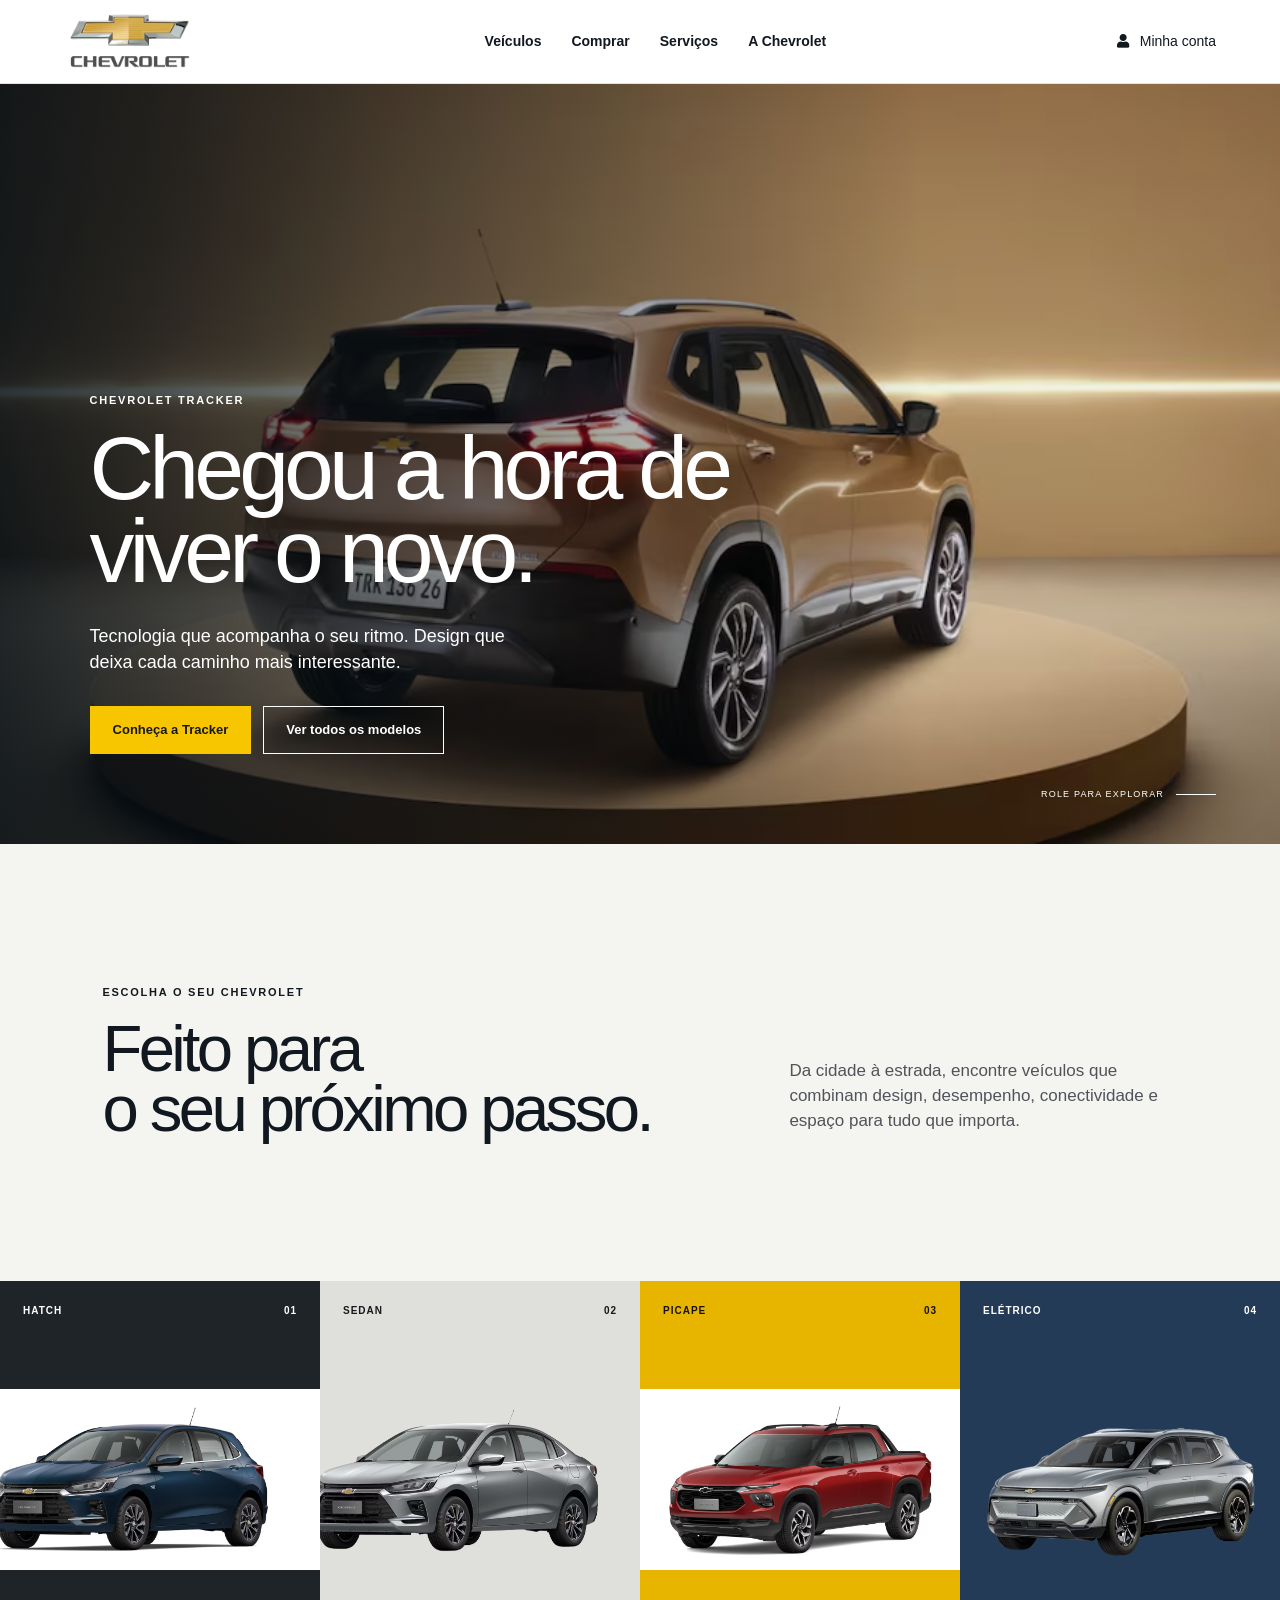
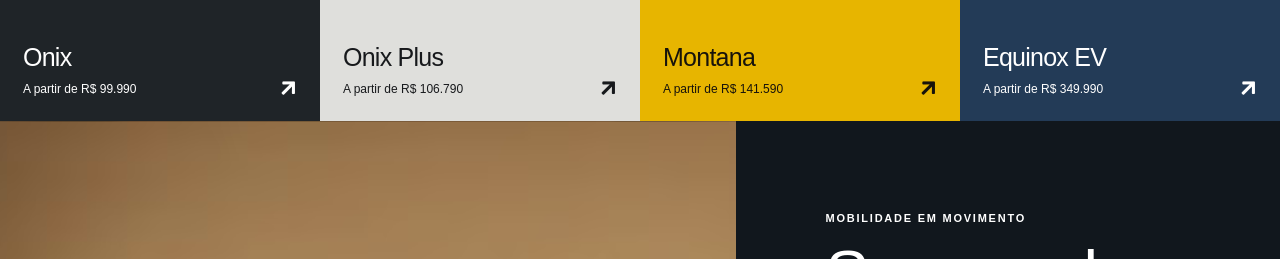
<file: index.html>
<!doctype html>
<html lang="pt-BR">
  <head>
    <meta charset="utf-8">
    <meta name="viewport" content="width=device-width, initial-scale=1">
    <meta http-equiv="refresh" content="0; url=HTML/index.html">
    <title>Chevrolet</title>
  </head>
  <body>
    <p><a href="HTML/index.html">Abrir site</a></p>
  </body>
</html>
</file>
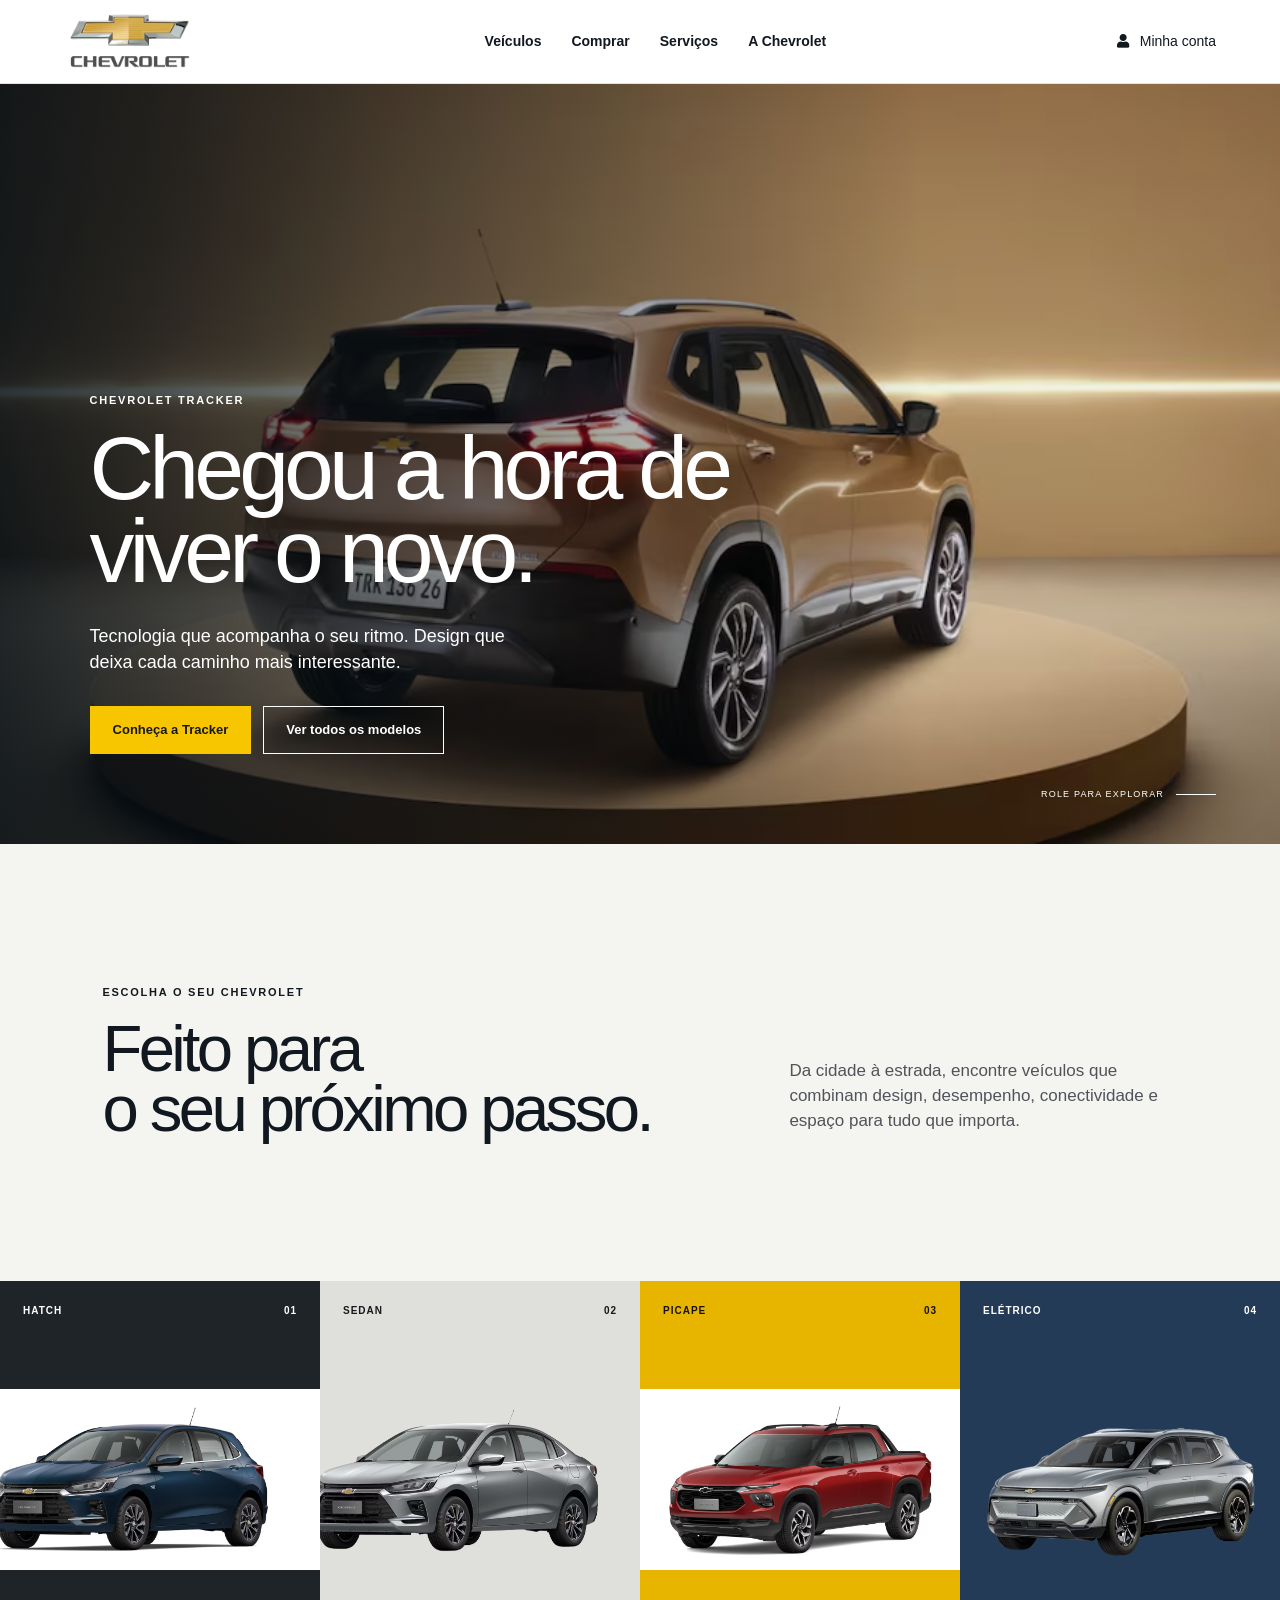
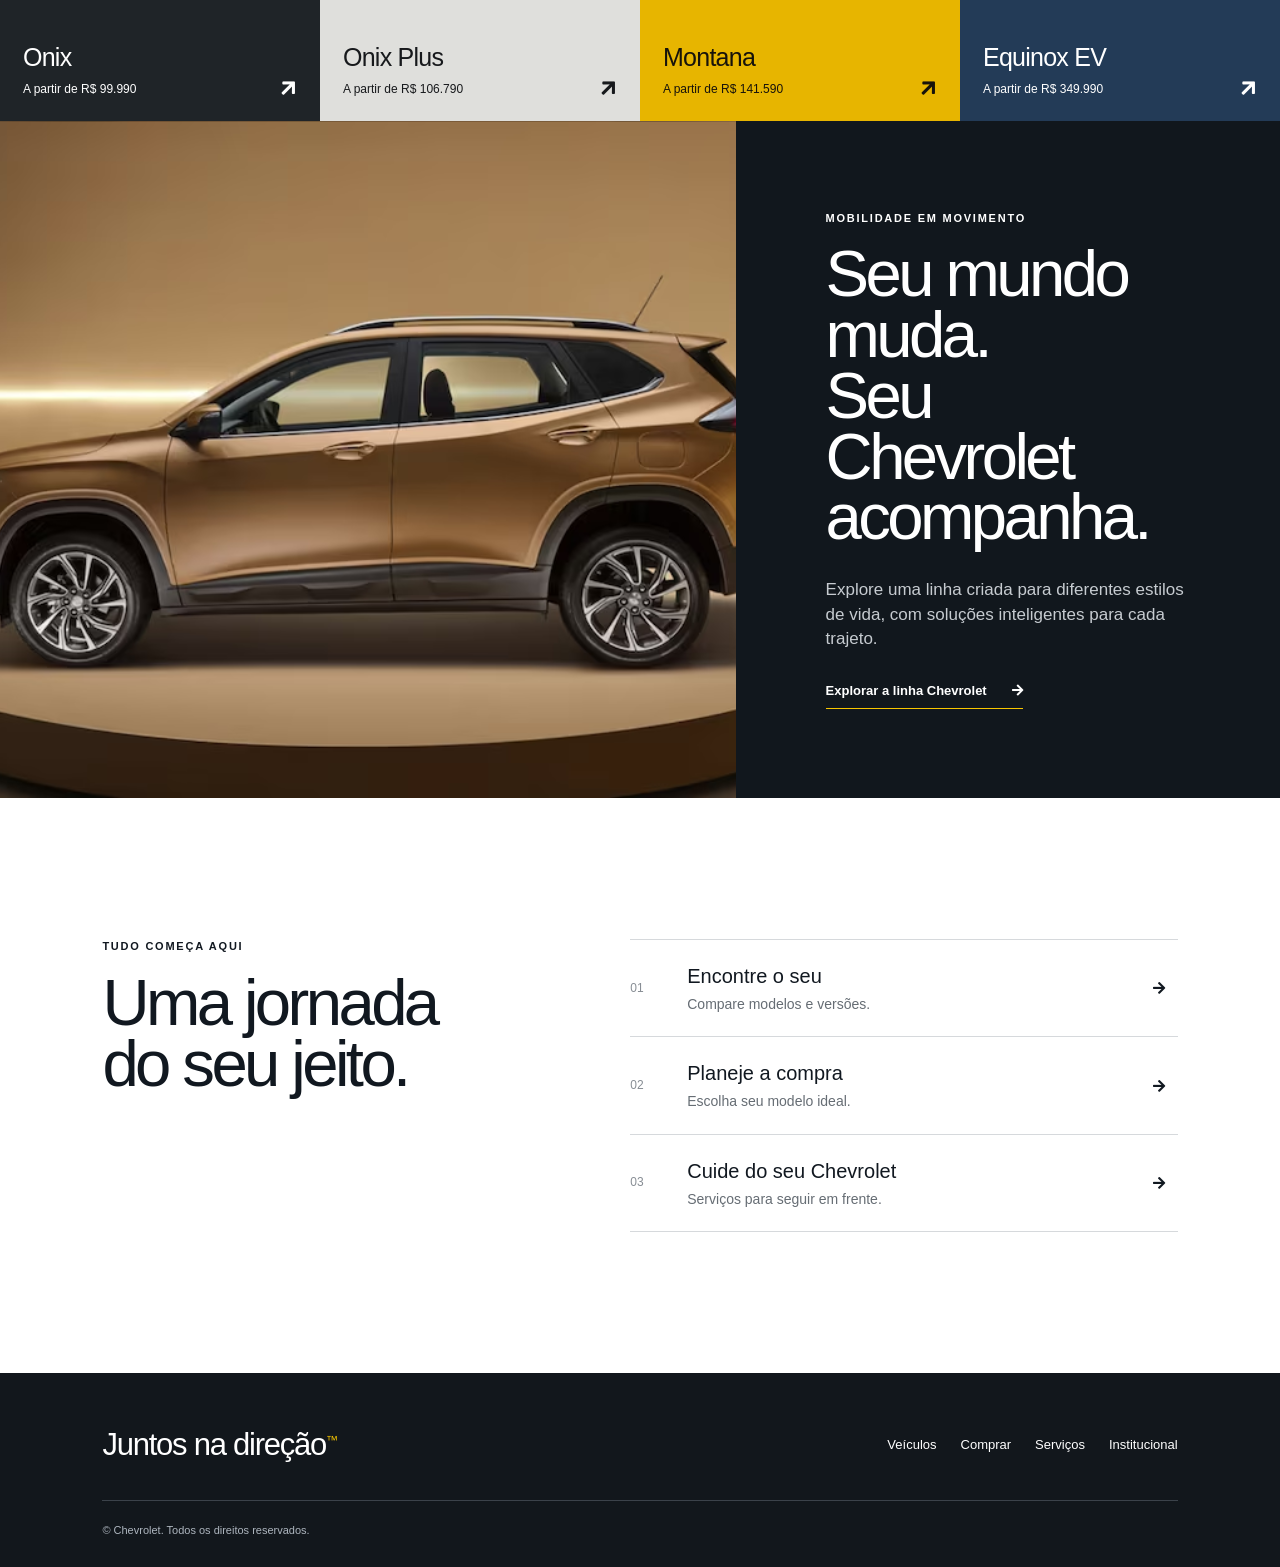
<file: HTML/index.html>
<!doctype html>
<html lang="pt-BR">
  <head>
    <meta charset="utf-8">
    <meta name="viewport" content="width=device-width, initial-scale=1">
    <title>Chevrolet | Juntos na direção</title>
    <script>
      if (!window.location.pathname.includes('/HTML/')) {
        document.write('<base href="HTML/">');
      }
    </script>
    <link rel="icon" href="../img/Logos/Favicon/chevrolet-favicon.png">
    <link rel="stylesheet" href="../CSS/style.css">
    <link rel="stylesheet" href="https://cdnjs.cloudflare.com/ajax/libs/font-awesome/5.15.4/css/all.min.css">
  </head>
  <body class="home-page">
    <nav class="navbar navbar--home">
      <a class="logo-chevrolet" href="index.html">
        <img src="../img/Logos/NavBar/logo-removebg-preview.png" alt="Chevrolet">
      </a>
      <button class="mobile-menu" aria-label="Abrir menu">☰</button>
      <ul class="nav-links">
        <li><a href="catalago_veiculos.html">Veículos</a></li>
        <li><a href="comprar.html">Comprar</a></li>
        <li><a href="servicos.html">Serviços</a></li>
        <li><a href="sobre.html">A Chevrolet</a></li>
      </ul>
      <div class="nav-acoes"><i class="fas fa-user"></i> Minha conta</div>
    </nav>

    <main>
      <section class="home-hero">
        <div class="home-hero__content">
          <p class="home-kicker">CHEVROLET TRACKER</p>
          <h1>Chegou a hora de<br>viver o novo.</h1>
          <p class="home-hero__text">Tecnologia que acompanha o seu ritmo. Design que deixa cada caminho mais interessante.</p>
          <div class="home-actions">
            <a class="home-button home-button--primary" href="detalhes_veiculo.html?carro=tracker">Conheça a Tracker</a>
            <a class="home-button home-button--ghost" href="catalago_veiculos.html">Ver todos os modelos</a>
          </div>
        </div>
        <div class="home-hero__scroll">ROLE PARA EXPLORAR <span></span></div>
      </section>

      <section class="home-intro">
        <p class="home-kicker">ESCOLHA O SEU CHEVROLET</p>
        <div class="home-intro__row">
          <h2>Feito para<br>o seu próximo passo.</h2>
          <p>Da cidade à estrada, encontre veículos que combinam design, desempenho, conectividade e espaço para tudo que importa.</p>
        </div>
      </section>

      <section class="home-showcase" aria-label="Modelos em destaque">
        <a class="home-model home-model--dark" href="detalhes_veiculo.html?carro=onix">
          <div class="home-model__meta"><span>HATCH</span><span>01</span></div>
          <img src="../img/Gridcard/Onix Hatch/onix-premiere-azul-hatch.png" alt="Chevrolet Onix">
          <div class="home-model__footer"><div><h3>Onix</h3><p>A partir de R$ 99.990</p></div><i class="fas fa-arrow-up"></i></div>
        </a>
        <a class="home-model home-model--light" href="detalhes_veiculo.html?carro=onixplus">
          <div class="home-model__meta"><span>SEDAN</span><span>02</span></div>
          <img src="../img/Gridcard/Onix Plus/onix-plus-premiere-sedan.png" alt="Chevrolet Onix Plus">
          <div class="home-model__footer"><div><h3>Onix Plus</h3><p>A partir de R$ 106.790</p></div><i class="fas fa-arrow-up"></i></div>
        </a>
        <a class="home-model home-model--yellow" href="detalhes_veiculo.html?carro=montana">
          <div class="home-model__meta"><span>PICAPE</span><span>03</span></div>
          <img src="../img/Gridcard/Montana/flyout-montana.png" alt="Chevrolet Montana">
          <div class="home-model__footer"><div><h3>Montana</h3><p>A partir de R$ 141.590</p></div><i class="fas fa-arrow-up"></i></div>
        </a>
        <a class="home-model home-model--blue" href="detalhes_veiculo.html?carro=equinoxev">
          <div class="home-model__meta"><span>ELÉTRICO</span><span>04</span></div>
          <img src="../img/Gridcard/Equinox EV/equinoxev.png" alt="Chevrolet Equinox EV">
          <div class="home-model__footer"><div><h3>Equinox EV</h3><p>A partir de R$ 349.990</p></div><i class="fas fa-arrow-up"></i></div>
        </a>
      </section>

      <section class="home-feature">
        <div class="home-feature__visual"></div>
        <div class="home-feature__copy">
          <p class="home-kicker">MOBILIDADE EM MOVIMENTO</p>
          <h2>Seu mundo muda.<br>Seu Chevrolet acompanha.</h2>
          <p>Explore uma linha criada para diferentes estilos de vida, com soluções inteligentes para cada trajeto.</p>
          <a class="home-text-link" href="catalago_veiculos.html">Explorar a linha Chevrolet <i class="fas fa-arrow-right"></i></a>
        </div>
      </section>

      <section class="home-journey">
        <div class="home-journey__title"><p class="home-kicker">TUDO COMEÇA AQUI</p><h2>Uma jornada<br>do seu jeito.</h2></div>
        <div class="home-journey__links">
          <a href="comprar.html"><span>01</span><div><h3>Encontre o seu</h3><p>Compare modelos e versões.</p></div><i class="fas fa-arrow-right"></i></a>
          <a href="comprar.html"><span>02</span><div><h3>Planeje a compra</h3><p>Escolha seu modelo ideal.</p></div><i class="fas fa-arrow-right"></i></a>
          <a href="servicos.html"><span>03</span><div><h3>Cuide do seu Chevrolet</h3><p>Serviços para seguir em frente.</p></div><i class="fas fa-arrow-right"></i></a>
        </div>
      </section>
    </main>

    <footer class="home-footer">
      <p>Juntos na direção<sup>™</sup></p>
      <div><a href="catalago_veiculos.html">Veículos</a><a href="comprar.html">Comprar</a><a href="servicos.html">Serviços</a><a href="sobre.html">Institucional</a></div>
      <small>© Chevrolet. Todos os direitos reservados.</small>
    </footer>
    <script src="../JavaScript/script.js"></script>
  </body>
</html>
</file>
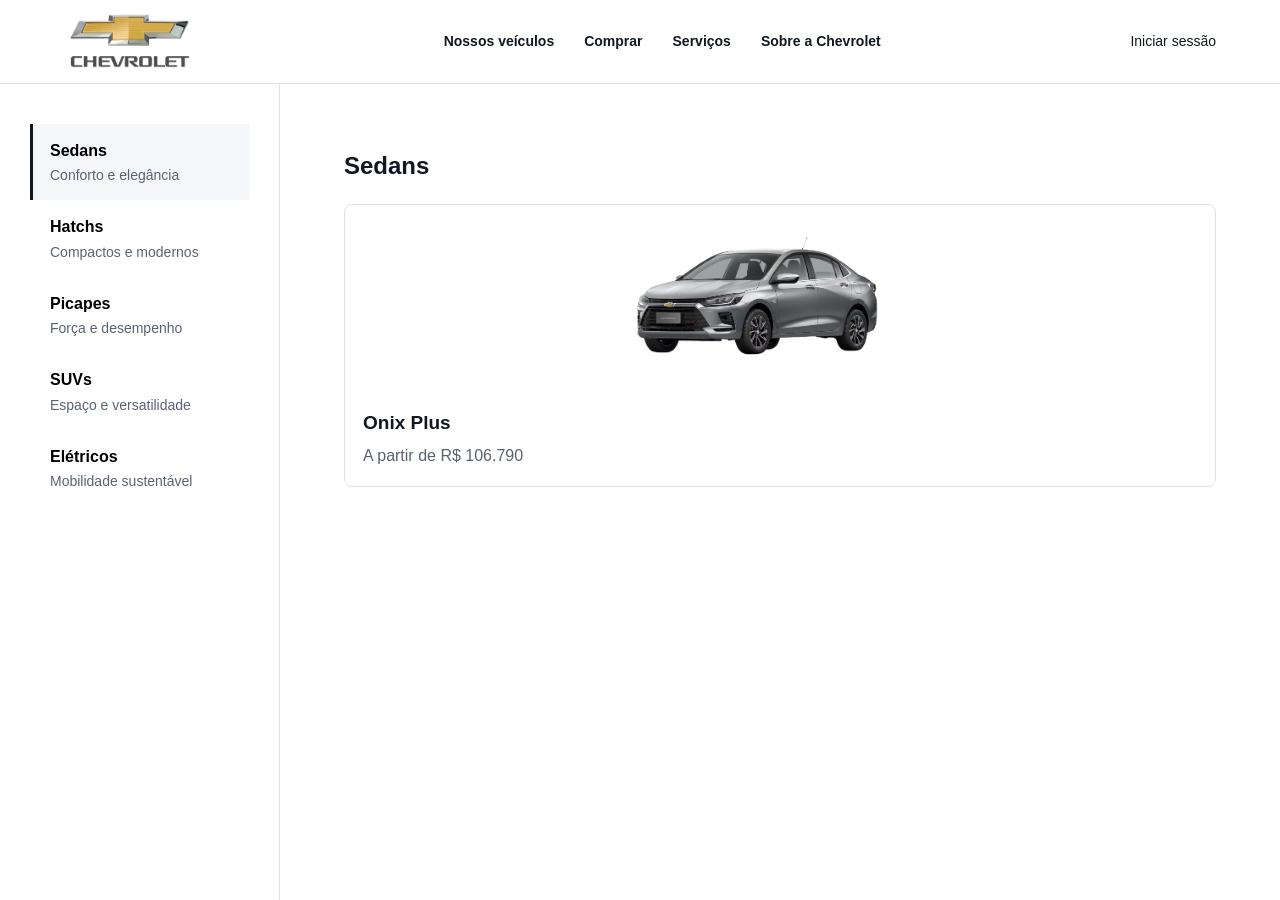
<file: HTML/catalago_veiculos.html>
<!doctype html>
<html lang="pt-BR">
  <head>
    <meta charset="utf-8">
    <meta name="viewport" content="width=device-width,initial-scale=1">
    <title>
      Veículos | Chevrolet
    </title>
    <link rel="stylesheet" href="../CSS/style.css">
  </head>
  <body>
    <nav class="navbar">
      <a class="logo-chevrolet" href="index.html">
        <img src="../img/Logos/NavBar/logo-removebg-preview.png" alt="Chevrolet">
      </a>
      <button class="mobile-menu" aria-label="Abrir menu">
        ☰
      </button>
      <ul class="nav-links">
        <li>
          <a href="catalago_veiculos.html">
            Nossos veículos
          </a>
        </li>
        <li>
          <a href="comprar.html">
            Comprar
          </a>
        </li>
        <li>
          <a href="servicos.html">
            Serviços
          </a>
        </li>
        <li>
          <a href="sobre.html">
            Sobre a Chevrolet
          </a>
        </li>
      </ul>
      <div class="nav-acoes">
        Iniciar sessão
      </div>
    </nav>
    <main class="catalog-layout">
      <aside class="catalog-menu" aria-label="Categorias">
        <button class="active" data-category="sedans">
          <strong>
            Sedans
          </strong>
          <span>
            Conforto e elegância
          </span>
        </button>
        <button data-category="hatchs">
          <strong>
            Hatchs
          </strong>
          <span>
            Compactos e modernos
          </span>
        </button>
        <button data-category="picapes">
          <strong>
            Picapes
          </strong>
          <span>
            Força e desempenho
          </span>
        </button>
        <button data-category="suvs">
          <strong>
            SUVs
          </strong>
          <span>
            Espaço e versatilidade
          </span>
        </button>
        <button data-category="eletricos">
          <strong>
            Elétricos
          </strong>
          <span>
            Mobilidade sustentável
          </span>
        </button>
      </aside>
      <section class="catalog-content">
        <div class="category active" id="sedans">
          <h1>
            Sedans
          </h1>
          <div class="models-grid">
            <a class="model-card" href="detalhes_veiculo.html?carro=onixplus">
              <img src="../img/Gridcard/Onix Plus/onix-plus-premiere-sedan.png" alt="Onix Plus">
              <div class="model-card-info">
                <h3>
                  Onix Plus
                </h3>
                <p>
                  A partir de R$ 106.790
                </p>
              </div>
            </a>
          </div>
        </div>
        <div class="category" id="hatchs">
          <h1>
            Hatchs
          </h1>
          <div class="models-grid">
            <a class="model-card" href="detalhes_veiculo.html?carro=onix">
              <img src="../img/Gridcard/Onix Hatch/onix-premiere-azul-hatch.png" alt="Onix">
              <div class="model-card-info">
                <h3>
                  Onix
                </h3>
                <p>
                  A partir de R$ 99.990
                </p>
              </div>
            </a>
          </div>
        </div>
        <div class="category" id="picapes">
          <h1>
            Picapes
          </h1>
          <div class="models-grid">
            <a class="model-card" href="detalhes_veiculo.html?carro=montana">
              <img src="../img/Gridcard/Montana/flyout-montana.png" alt="Montana">
              <div class="model-card-info">
                <h3>
                  Montana
                </h3>
                <p>
                  A partir de R$ 141.590
                </p>
              </div>
            </a>
            <a class="model-card" href="detalhes_veiculo.html?carro=s10">
              <img src="../img/Gridcard/S10/s10.png" alt="S10">
              <div class="model-card-info">
                <h3>
                  S10
                </h3>
                <p>
                  A partir de R$ 276.990
                </p>
              </div>
            </a>
            <a class="model-card" href="detalhes_veiculo.html?carro=silverado">
              <img src="../img/Gridcard/Silverado/silverado.png" alt="Silverado">
              <div class="model-card-info">
                <h3>
                  Silverado
                </h3>
                <p>
                  A partir de R$ 469.900
                </p>
              </div>
            </a>
          </div>
        </div>
        <div class="category" id="suvs">
          <h1>
            SUVs
          </h1>
          <div class="models-grid">
            <a class="model-card" href="detalhes_veiculo.html?carro=tracker">
              <img src="../img/Gridcard/Tracker/tracker-premiere-prata.png" alt="Tracker">
              <div class="model-card-info">
                <h3>
                  Tracker
                </h3>
                <p>
                  A partir de R$ 119.900
                </p>
              </div>
            </a>
            <a class="model-card" href="detalhes_veiculo.html?carro=spin">
              <img src="../img/Gridcard/Spin/spin-jelly-flyout.png" alt="Spin">
              <div class="model-card-info">
                <h3>
                  Spin
                </h3>
                <p>
                  A partir de R$ 119.900
                </p>
              </div>
            </a>
            <a class="model-card" href="detalhes_veiculo.html?carro=equinox">
              <img src="../img/Gridcard/Equinox/equinox.png" alt="Equinox">
              <div class="model-card-info">
                <h3>
                  Equinox
                </h3>
                <p>
                  A partir de R$ 285.490
                </p>
              </div>
            </a>
            <a class="model-card" href="detalhes_veiculo.html?carro=trailblazer">
              <img src="../img/Gridcard/Trailblazer/trailblazer.png" alt="Trailblazer">
              <div class="model-card-info">
                <h3>
                  Trailblazer
                </h3>
                <p>
                  A partir de R$ 411.690
                </p>
              </div>
            </a>
            <a class="model-card" href="detalhes_veiculo.html?carro=tracker100anos">
              <img src="../img/Gridcard/Tracker _100_Anos/flyout_tracker_100_anos.png" alt="Tracker 100 Anos">
              <div class="model-card-info">
                <h3>
                  Tracker 100 Anos
                </h3>
                <p>
                  A partir de R$ 175.990
                </p>
              </div>
            </a>
          </div>
        </div>
        <div class="category" id="eletricos">
          <h1>
            Elétricos
          </h1>
          <div class="models-grid">
            <a class="model-card" href="detalhes_veiculo.html?carro=blazerevrs">
              <img src="../img/Gridcard/Blazer EV RS/blazerev.png" alt="Blazer EV RS">
              <div class="model-card-info">
                <h3>
                  Blazer EV RS
                </h3>
                <p>
                  A partir de R$ 503.190
                </p>
              </div>
            </a>
            <a class="model-card" href="detalhes_veiculo.html?carro=equinoxev">
              <img src="../img/Gridcard/Equinox EV/equinoxev.png" alt="Equinox EV">
              <div class="model-card-info">
                <h3>
                  Equinox EV
                </h3>
                <p>
                  A partir de R$ 349.990
                </p>
              </div>
            </a>
            <a class="model-card" href="detalhes_veiculo.html?carro=spark">
              <img src="../img/Gridcard/Spark/spark-jpg.png" alt="Spark">
              <div class="model-card-info">
                <h3>
                  Spark
                </h3>
                <p>
                  A partir de R$ 159.990
                </p>
              </div>
            </a>
            <a class="model-card" href="detalhes_veiculo.html?carro=captivaev">
              <img src="../img/Gridcard/Captiva EV/captiva_ev_fly.png" alt="Captiva EV">
              <div class="model-card-info">
                <h3>
                  Captiva EV
                </h3>
                <p>
                  Lançamento em breve
                </p>
              </div>
            </a>
          </div>
        </div>
      </section>
    </main>
    <script src="../JavaScript/script.js">
    </script>
    <script src="../JavaScript/script_catalago.js">
    </script>
  </body>
</html>
</file>
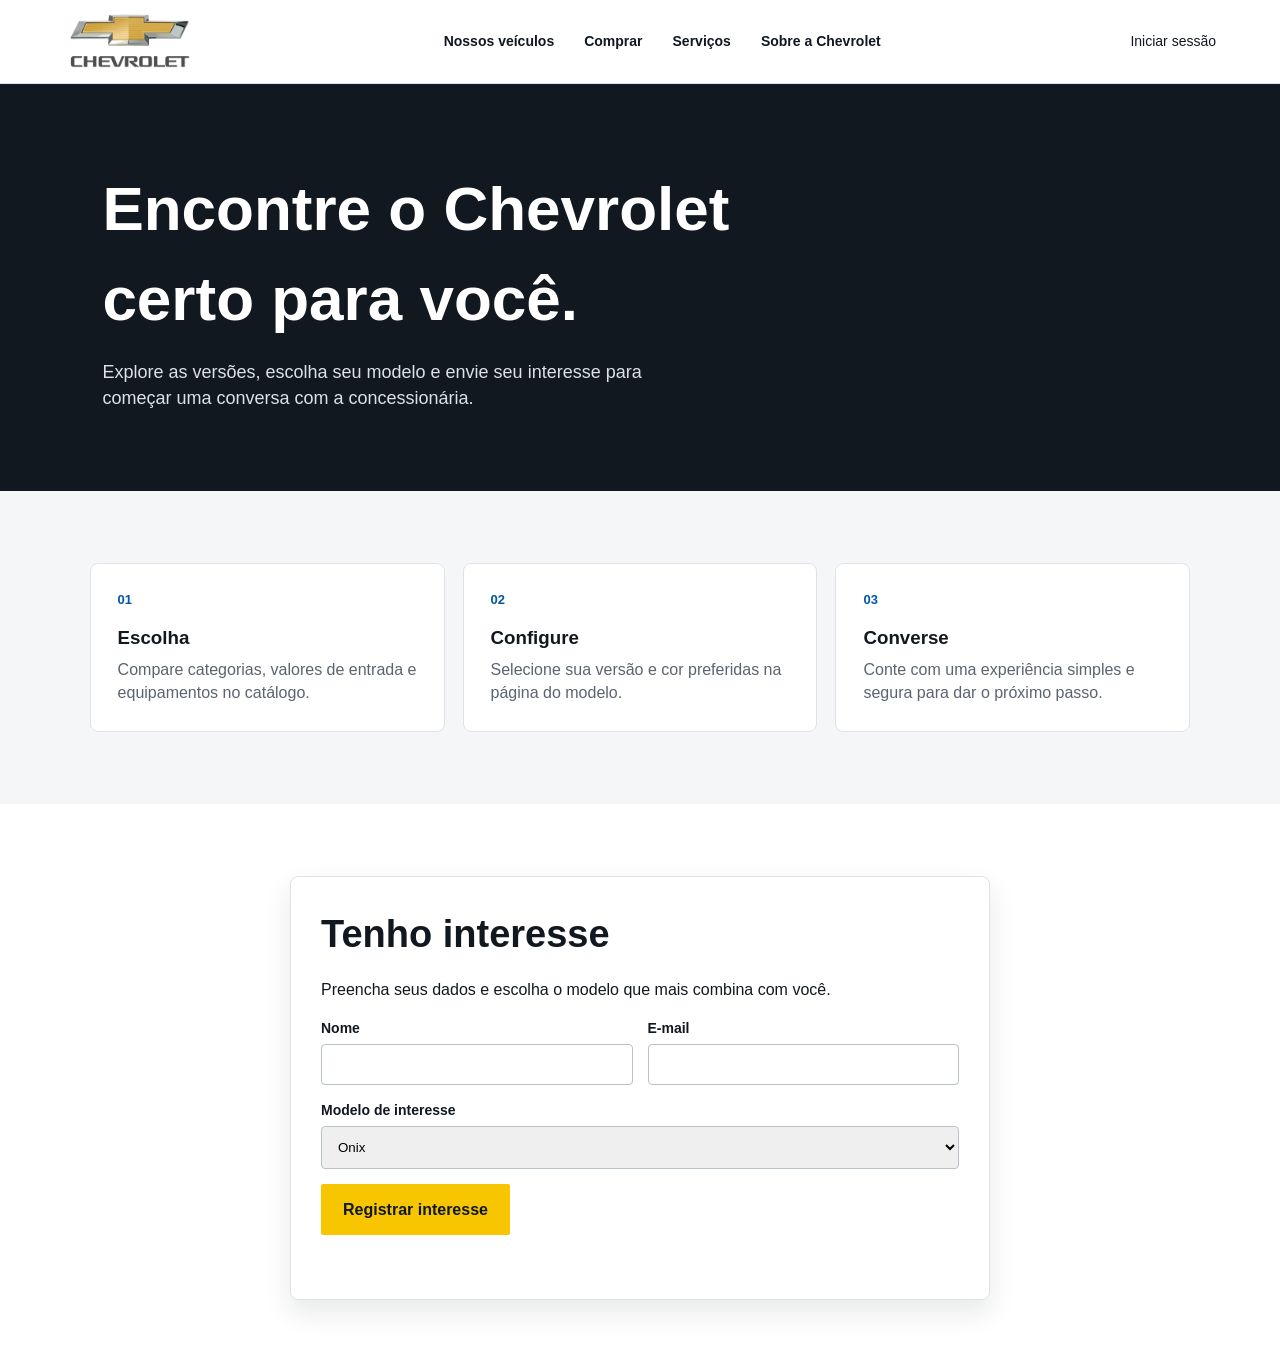
<file: HTML/comprar.html>
<!doctype html>
<html lang="pt-BR">
  <head>
    <meta charset="utf-8">
    <meta name="viewport" content="width=device-width,initial-scale=1">
    <title>
      Comprar | Chevrolet
    </title>
    <link rel="stylesheet" href="../CSS/style.css">
  </head>
  <body>
    <nav class="navbar">
      <a class="logo-chevrolet" href="index.html">
        <img src="../img/Logos/NavBar/logo-removebg-preview.png" alt="Chevrolet">
      </a>
      <button class="mobile-menu" aria-label="Abrir menu">
        ☰
      </button>
      <ul class="nav-links">
        <li>
          <a href="catalago_veiculos.html">
            Nossos veículos
          </a>
        </li>
        <li>
          <a href="comprar.html">
            Comprar
          </a>
        </li>
        <li>
          <a href="servicos.html">
            Serviços
          </a>
        </li>
        <li>
          <a href="sobre.html">
            Sobre a Chevrolet
          </a>
        </li>
      </ul>
      <div class="nav-acoes">
        Iniciar sessão
      </div>
    </nav>
    <main>
      <header class="page-hero">
        <h1>
          Encontre o Chevrolet certo para você.
        </h1>
        <p>
          Explore as versões, escolha seu modelo e envie seu interesse para começar uma conversa com a concessionária.
        </p>
      </header>
      <section class="section section--gray">
        <div class="info-grid process">
          <article class="info-card">
            <h3>
              Escolha
            </h3>
            <p>
              Compare categorias, valores de entrada e equipamentos no catálogo.
            </p>
          </article>
          <article class="info-card">
            <h3>
              Configure
            </h3>
            <p>
              Selecione sua versão e cor preferidas na página do modelo.
            </p>
          </article>
          <article class="info-card">
            <h3>
              Converse
            </h3>
            <p>
            Conte com uma experiência simples e segura para dar o próximo passo.
            </p>
          </article>
        </div>
      </section>
      <section class="section">
        <form class="form-card" data-interest-form>
          <h2>
            Tenho interesse
          </h2>
          <p>
          Preencha seus dados e escolha o modelo que mais combina com você.
          </p>
          <div class="form-row">
            <label>
              Nome
              <input required name="nome" autocomplete="name">
            </label>
            <label>
              E-mail
              <input required type="email" name="email" autocomplete="email">
            </label>
          </div>
          <label>
            Modelo de interesse
            <select name="modelo">
              <option>
                Onix
              </option>
              <option>
                Onix Plus
              </option>
              <option>
                Tracker
              </option>
              <option>
                Montana
              </option>
              <option>
                Outro modelo
              </option>
            </select>
          </label>
          <button class="btn">
            Registrar interesse
          </button>
          <p class="form-feedback" aria-live="polite">
          </p>
        </form>
      </section>
    </main>
    <script src="../JavaScript/script.js">
    </script>
  </body>
</html>
</file>
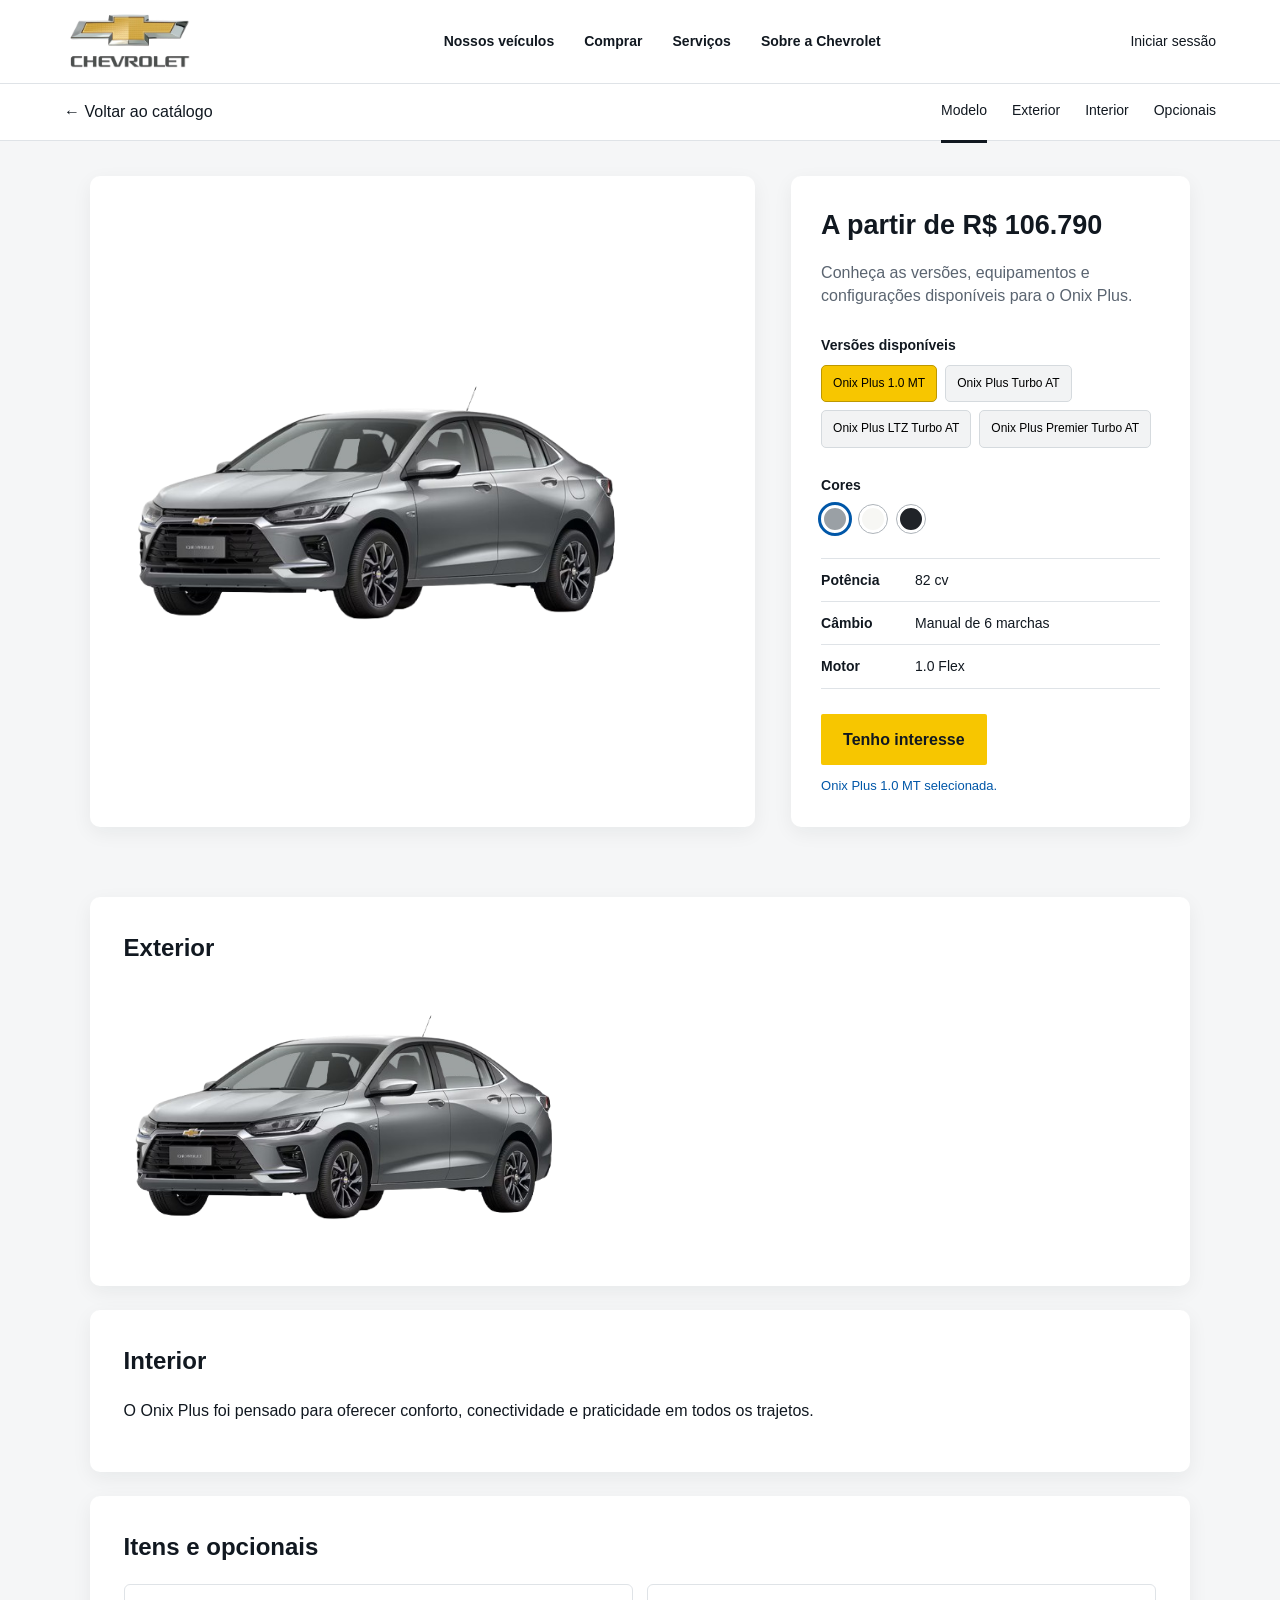
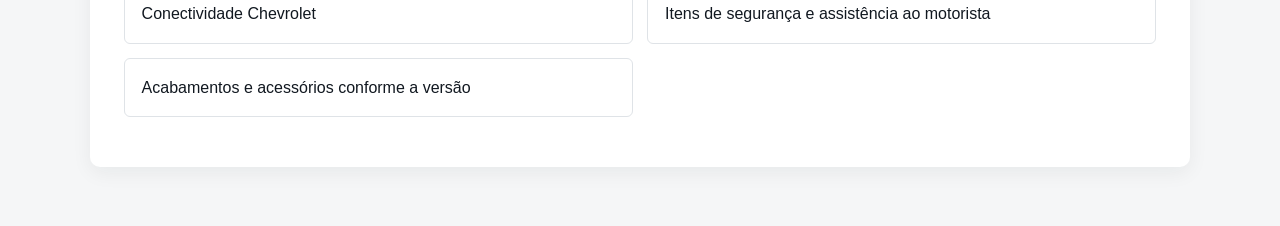
<file: HTML/detalhes_veiculo.html>
<!doctype html>
<html lang="pt-BR">
  <head>
    <meta charset="utf-8">
    <meta name="viewport" content="width=device-width,initial-scale=1">
    <title>
      Detalhes do veículo | Chevrolet
    </title>
    <link rel="stylesheet" href="../CSS/style.css">
  </head>
  <body>
    <nav class="navbar">
      <a class="logo-chevrolet" href="index.html">
        <img src="../img/Logos/NavBar/logo-removebg-preview.png" alt="Chevrolet">
      </a>
      <button class="mobile-menu" aria-label="Abrir menu">
        ☰
      </button>
      <ul class="nav-links">
        <li>
          <a href="catalago_veiculos.html">
            Nossos veículos
          </a>
        </li>
        <li>
          <a href="comprar.html">
            Comprar
          </a>
        </li>
        <li>
          <a href="servicos.html">
            Serviços
          </a>
        </li>
        <li>
          <a href="sobre.html">
            Sobre a Chevrolet
          </a>
        </li>
      </ul>
      <div class="nav-acoes">
        Iniciar sessão
      </div>
    </nav>
    <nav class="detail-subnav">
      <a href="catalago_veiculos.html">
        ← Voltar ao catálogo
      </a>
      <div class="detail-tabs">
        <a class="active" href="#modelo">
          Modelo
        </a>
        <a href="#exterior">
          Exterior
        </a>
        <a href="#interior">
          Interior
        </a>
        <a href="#opcionais">
          Opcionais
        </a>
      </div>
    </nav>
    <main>
      <section class="detail-layout" id="modelo">
        <div class="vehicle-image">
          <img id="vehicle-image" src="" alt="Veículo Chevrolet">
        </div>
        <aside class="config-panel">
          <h1 id="vehicle-price">
            A partir de
          </h1>
          <p id="vehicle-description">
          </p>
          <div class="option-title">
            Versões disponíveis
          </div>
          <div class="version-buttons" id="versions">
          </div>
          <div class="option-title">
            Cores
          </div>
          <div class="color-buttons" id="colors">
          </div>
          <ul class="spec-list">
            <li>
              <strong>
                Potência
              </strong>
              <span id="spec-power">
              </span>
            </li>
            <li>
              <strong>
                Câmbio
              </strong>
              <span id="spec-transmission">
              </span>
            </li>
            <li>
              <strong>
                Motor
              </strong>
              <span id="spec-engine">
              </span>
            </li>
          </ul>
          <a class="btn" id="buy-link" href="comprar.html">
            Tenho interesse
          </a>
          <div class="buy-message" id="selection-message" aria-live="polite">
          </div>
        </aside>
      </section>
      <section class="details-extra">
        <article class="tab-panel" id="exterior">
          <h2>
            Exterior
          </h2>
          <img id="exterior-image" style="max-width:100%;max-height:260px;object-fit:contain" alt="Vista externa do veículo">
        </article>
        <article class="tab-panel" id="interior">
          <h2>
            Interior
          </h2>
          <p id="interior-text">
            Conforto e conectividade pensados para cada trajeto.
          </p>
        </article>
        <article class="tab-panel" id="opcionais">
          <h2>
            Itens e opcionais
          </h2>
          <ul class="service-list" id="option-list">
          </ul>
        </article>
      </section>
    </main>
    <script src="../JavaScript/script.js">
    </script>
    <script src="../JavaScript/script_detalhes.js">
    </script>
  </body>
</html>
</file>
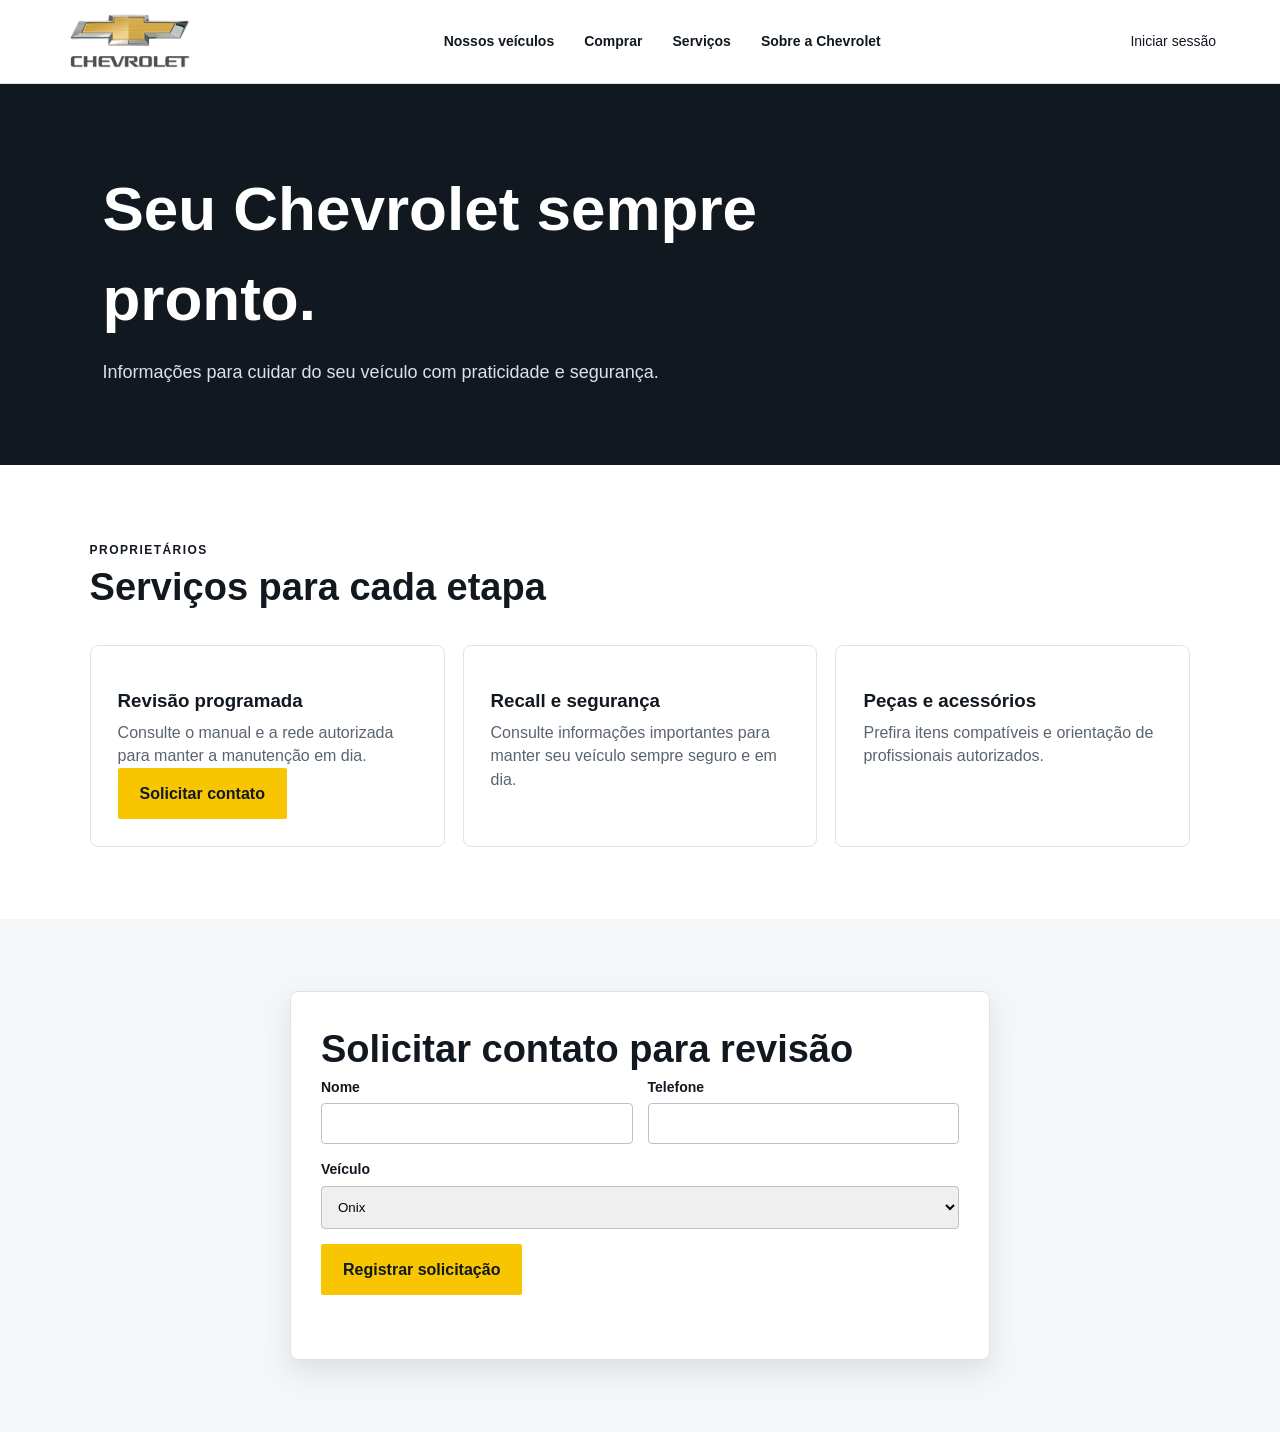
<file: HTML/servicos.html>
<!doctype html>
<html lang="pt-BR">
  <head>
    <meta charset="utf-8">
    <meta name="viewport" content="width=device-width,initial-scale=1">
    <title>
      Serviços | Chevrolet
    </title>
    <link rel="stylesheet" href="../CSS/style.css">
  </head>
  <body>
    <nav class="navbar">
      <a class="logo-chevrolet" href="index.html">
        <img src="../img/Logos/NavBar/logo-removebg-preview.png" alt="Chevrolet">
      </a>
      <button class="mobile-menu" aria-label="Abrir menu">
        ☰
      </button>
      <ul class="nav-links">
        <li>
          <a href="catalago_veiculos.html">
            Nossos veículos
          </a>
        </li>
        <li>
          <a href="comprar.html">
            Comprar
          </a>
        </li>
        <li>
          <a href="servicos.html">
            Serviços
          </a>
        </li>
        <li>
          <a href="sobre.html">
            Sobre a Chevrolet
          </a>
        </li>
      </ul>
      <div class="nav-acoes">
        Iniciar sessão
      </div>
    </nav>
    <main>
      <header class="page-hero">
        <h1>
          Seu Chevrolet sempre pronto.
        </h1>
        <p>
          Informações para cuidar do seu veículo com praticidade e segurança.
        </p>
      </header>
      <section class="section" id="revisao">
        <div class="section-head">
          <div>
            <span class="eyebrow">
              Proprietários
            </span>
            <h2>
              Serviços para cada etapa
            </h2>
          </div>
        </div>
        <div class="info-grid">
          <article class="info-card">
            <h3>
              Revisão programada
            </h3>
            <p>
              Consulte o manual e a rede autorizada para manter a manutenção em dia.
            </p>
            <a class="btn" href="#agendar">
              Solicitar contato
            </a>
          </article>
          <article class="info-card" id="seguranca">
            <h3>
              Recall e segurança
            </h3>
            <p>
              Consulte informações importantes para manter seu veículo sempre seguro e em dia.
            </p>
          </article>
          <article class="info-card">
            <h3>
              Peças e acessórios
            </h3>
            <p>
              Prefira itens compatíveis e orientação de profissionais autorizados.
            </p>
          </article>
        </div>
      </section>
      <section class="section section--gray" id="agendar">
        <form class="form-card" data-interest-form>
          <h2>
            Solicitar contato para revisão
          </h2>
          <div class="form-row">
            <label>
              Nome
              <input required>
            </label>
            <label>
              Telefone
              <input required inputmode="tel">
            </label>
          </div>
          <label>
            Veículo
            <select>
              <option>
                Onix
              </option>
              <option>
                Tracker
              </option>
              <option>
                Montana
              </option>
              <option>
                Outro Chevrolet
              </option>
            </select>
          </label>
          <button class="btn">
            Registrar solicitação
          </button>
          <p class="form-feedback" aria-live="polite">
          </p>
        </form>
      </section>
    </main>
    <script src="../JavaScript/script.js">
    </script>
  </body>
</html>
</file>
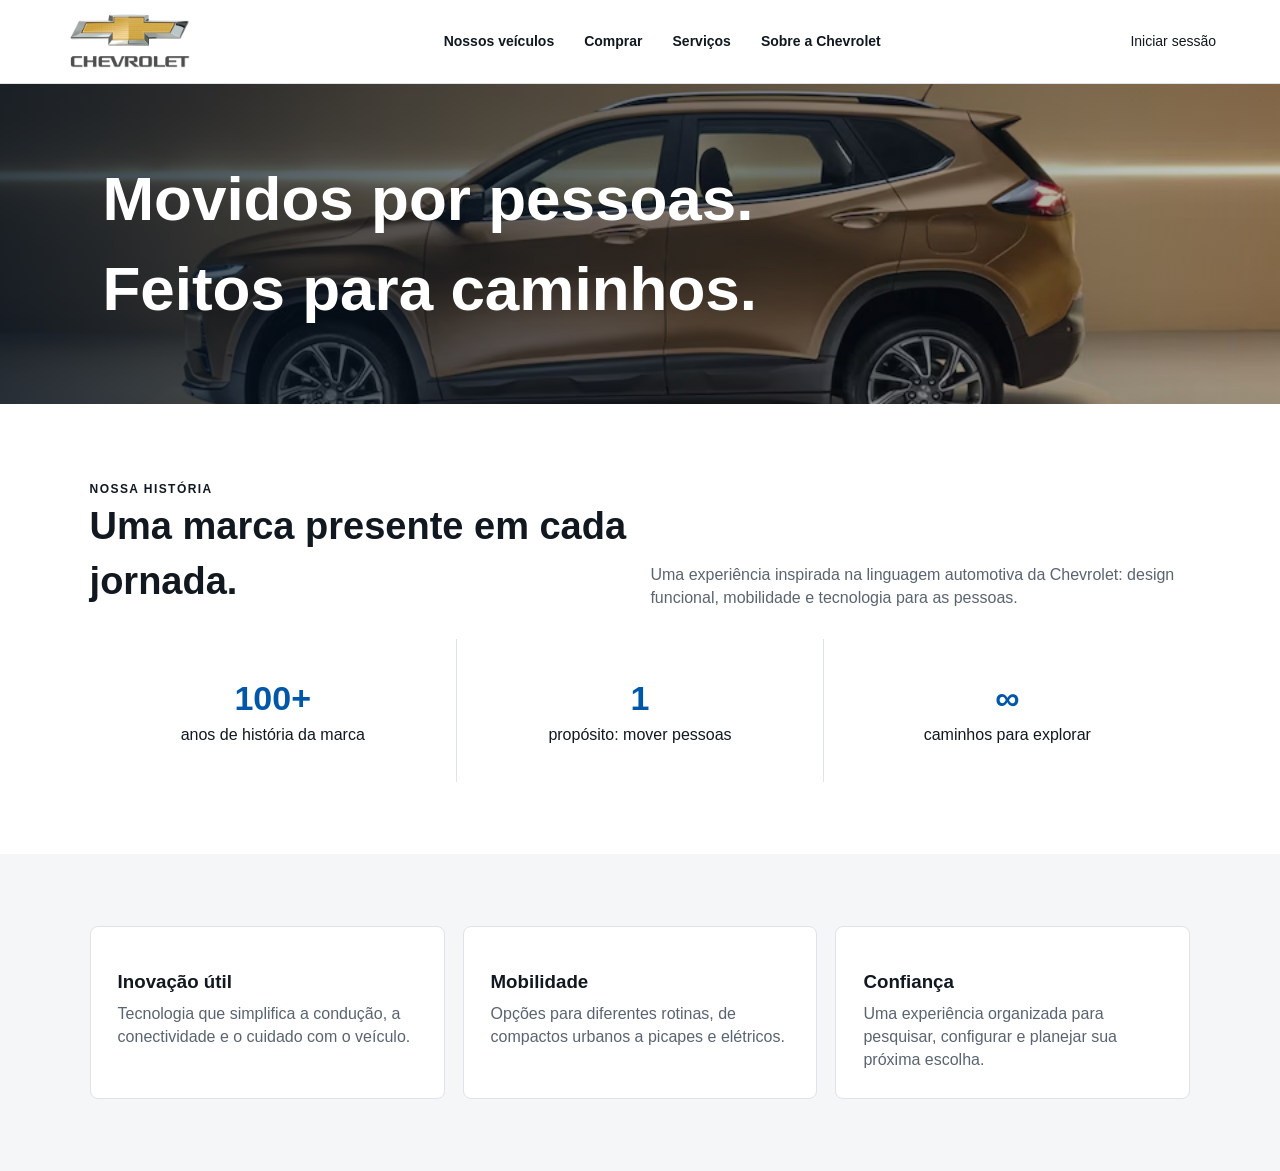
<file: HTML/sobre.html>
<!doctype html>
<html lang="pt-BR">
  <head>
    <meta charset="utf-8">
    <meta name="viewport" content="width=device-width,initial-scale=1">
    <title>
      Sobre | Chevrolet
    </title>
    <link rel="stylesheet" href="../CSS/style.css">
  </head>
  <body>
    <nav class="navbar">
      <a class="logo-chevrolet" href="index.html">
        <img src="../img/Logos/NavBar/logo-removebg-preview.png" alt="Chevrolet">
      </a>
      <button class="mobile-menu" aria-label="Abrir menu">
        ☰
      </button>
      <ul class="nav-links">
        <li>
          <a href="catalago_veiculos.html">
            Nossos veículos
          </a>
        </li>
        <li>
          <a href="comprar.html">
            Comprar
          </a>
        </li>
        <li>
          <a href="servicos.html">
            Serviços
          </a>
        </li>
        <li>
          <a href="sobre.html">
            Sobre a Chevrolet
          </a>
        </li>
      </ul>
      <div class="nav-acoes">
        Iniciar sessão
      </div>
    </nav>
    <main>
      <header class="about-banner">
        <h1>
          Movidos por pessoas.
          <br>
          Feitos para caminhos.
        </h1>
      </header>
      <section class="section">
        <div class="section-head">
          <div>
            <span class="eyebrow">
              Nossa história
            </span>
            <h2>
              Uma marca presente em cada jornada.
            </h2>
          </div>
          <p>
            Uma experiência inspirada na linguagem automotiva da Chevrolet: design funcional, mobilidade e tecnologia para as pessoas.
          </p>
        </div>
        <div class="stats">
          <div class="stat">
            <strong>
              100+
            </strong>
            <span>
              anos de história da marca
            </span>
          </div>
          <div class="stat">
            <strong>
              1
            </strong>
            <span>
              propósito: mover pessoas
            </span>
          </div>
          <div class="stat">
            <strong>
              ∞
            </strong>
            <span>
              caminhos para explorar
            </span>
          </div>
        </div>
      </section>
      <section class="section section--gray">
        <div class="info-grid">
          <article class="info-card">
            <h3>
              Inovação útil
            </h3>
            <p>
              Tecnologia que simplifica a condução, a conectividade e o cuidado com o veículo.
            </p>
          </article>
          <article class="info-card">
            <h3>
              Mobilidade
            </h3>
            <p>
              Opções para diferentes rotinas, de compactos urbanos a picapes e elétricos.
            </p>
          </article>
          <article class="info-card">
            <h3>
              Confiança
            </h3>
            <p>
              Uma experiência organizada para pesquisar, configurar e planejar sua próxima escolha.
            </p>
          </article>
        </div>
      </section>
    </main>
    <script src="../JavaScript/script.js">
    </script>
  </body>
</html>
</file>
<file: CSS/style.css>
:root  {
   --yellow:#f7c600;
   --blue:#0057a8;
   --ink:#111820;
   --muted:#5a6470;
   --line:#dfe3e7;
   --paper:#fff;
   --surface:#f5f6f7;
   --shadow:0 12px 28px rgba(15, 28, 42, .10);
}
* {
  box-sizing:border-box
}
 html {
  scroll-behavior:smooth
}
 body {
  margin:0;
  font-family:Arial,Helvetica,sans-serif;
  color:var(--ink);
  background:var(--paper);
  line-height:1.45
}
 a {
  color:inherit;
  text-decoration:none
}
 button {
  font:inherit
}
.navbar {
  height:84px;
  padding:0 clamp(20px,5vw,76px);
  display:flex;
  align-items:center;
  justify-content:space-between;
  border-bottom:1px solid var(--line);
  background:#fff;
  position:sticky;
  top:0;
  z-index:20
}
.logo-chevrolet img {
  width:130px;
  display:block
}
.nav-links {
  display:flex;
  gap:30px;
  align-items:center;
  list-style:none;
  margin:0;
  padding:0;
  font-weight:700;
  font-size:14px
}
.nav-links a:hover,.nav-links a:focus {
  color:var(--blue)
}
.nav-acoes {
  font-size:14px
}
.nav-acoes i {
  margin-right:7px
}
.dropdown-toggle {
  border:0;
  background:none;
  cursor:pointer
}
.nav-dropdown-toggle-item {
  position:relative
}
.dropdown-menu {
  display:none;
  position:absolute;
  top:28px;
  right:0;
  list-style:none;
  margin:0;
  padding:8px 0;
  width:210px;
  background:white;
  border:1px solid var(--line);
  box-shadow:var(--shadow)
}
.dropdown-menu a {
  display:block;
  padding:10px 14px;
  font-weight:400
}
.nav-dropdown-toggle-item.open .dropdown-menu {
  display:block
}
.mobile-menu {
  display:none;
  border:0;
  background:none;
  font-size:23px
}
.hero {
  min-height:500px;
  background:linear-gradient(90deg,rgba(4,15,25,.82),rgba(4,15,25,.10)),url('../img/imagens do index/Carrosel tracker caramelo/tracker caramelo 1.avif') center/cover;
  display:flex;
  align-items:center;
  padding:60px clamp(22px,8vw,130px);
  color:#fff
}
.hero-content {
  max-width:560px
}
.eyebrow {
  text-transform:uppercase;
  letter-spacing:.12em;
  font-weight:700;
  font-size:12px
}
.hero h1 {
  font-size:clamp(38px,5vw,68px);
  line-height:1.02;
  margin:14px 0
}
.hero p {
  font-size:20px;
  margin:0 0 28px
}
.btn {
  display:inline-block;
  border:0;
  border-radius:2px;
  padding:14px 22px;
  background:var(--yellow);
  font-weight:700;
  cursor:pointer;
  color:var(--ink)
}
.btn:hover {
  background:#e5b700
}
.btn-outline {
  background:transparent;
  border:1px solid currentColor;
  color:inherit
}
.section {
  padding:72px clamp(22px,7vw,110px)
}
.section--gray {
  background:var(--surface)
}
.section-head {
  display:flex;
  justify-content:space-between;
  gap:24px;
  align-items:end;
  margin-bottom:30px
}
.section h2 {
  margin:0;
  font-size:clamp(27px,3vw,38px)
}
.section-head p {
  max-width:540px;
  margin:0;
  color:var(--muted)
}
.models-grid {
  display:grid;
  grid-template-columns:repeat(4,1fr);
  gap:18px
}
.model-card {
  background:#fff;
  border:1px solid var(--line);
  border-radius:8px;
  overflow:hidden;
  transition:transform .2s,box-shadow .2s
}
.model-card:hover {
  transform:translateY(-4px);
  box-shadow:var(--shadow)
}
.model-card img {
  height:180px;
  width:100%;
  object-fit:contain;
  padding:15px
}
.model-card-info {
  padding:18px
}
.model-card h3 {
  margin:0;
  font-size:19px
}
.model-card p {
  margin:8px 0 0;
  color:var(--muted)
}
.quick-grid,.info-grid {
  display:grid;
  grid-template-columns:repeat(3,1fr);
  gap:18px
}
.quick-card,.info-card {
  padding:27px;
  background:#fff;
  border:1px solid var(--line);
  border-radius:8px
}
.quick-card i {
  color:var(--blue);
  font-size:25px
}
.quick-card h3,.info-card h3 {
  margin:14px 0 7px
}
.quick-card p,.info-card p {
  margin:0;
  color:var(--muted)
}
.main-footer {
  background:#151a20;
  color:#fff;
  padding:52px clamp(22px,7vw,110px) 25px
}
.footer-top {
  display:flex;
  justify-content:space-between;
  gap:30px;
  border-bottom:1px solid #48505a;
  padding-bottom:30px
}
.footer-top h2 {
  margin:0;
  font-size:27px
}
.footer-links {
  display:flex;
  gap:24px;
  flex-wrap:wrap
}
.footer-links a {
  color:#d4d9df
}
.footer-bottom {
  margin-top:23px;
  color:#b6bdc5;
  font-size:13px
}
.catalog-layout {
  display:grid;
  grid-template-columns:280px 1fr;
  min-height:calc(100vh - 84px)
}
.catalog-menu {
  padding:40px 30px;
  border-right:1px solid var(--line);
  background:#fff
}
.catalog-menu button {
  display:block;
  width:100%;
  text-align:left;
  border:0;
  border-left:3px solid transparent;
  background:transparent;
  padding:15px 17px;
  cursor:pointer
}
.catalog-menu button strong,.catalog-menu button span {
  display:block
}
.catalog-menu button span {
  font-size:14px;
  color:var(--muted);
  margin-top:3px
}
.catalog-menu button.active {
  border-left-color:var(--ink);
  background:var(--surface)
}
.catalog-content {
  padding:45px clamp(25px,5vw,76px)
}
.category {
  display:none
}
.category.active {
  display:block
}
.category .models-grid {
  grid-template-columns:repeat(auto-fit,minmax(220px,1fr))
}
.page-hero {
  padding:80px clamp(22px,8vw,130px);
  background:var(--ink);
  color:white
}
.page-hero h1 {
  font-size:clamp(38px,5vw,62px);
  max-width:720px;
  margin:0 0 15px
}
.page-hero p {
  max-width:610px;
  margin:0;
  color:#dce2e8;
  font-size:18px
}
.process {
  counter-reset:step
}
.process .info-card:before {
  counter-increment:step;
  content:'0' counter(step);
  display:block;
  font-size:13px;
  color:var(--blue);
  font-weight:bold
}
.detail-subnav {
  display:flex;
  align-items:center;
  justify-content:space-between;
  padding:0 clamp(22px,5vw,76px);
  height:57px;
  border-bottom:1px solid var(--line);
  position:sticky;
  top:84px;
  z-index:10;
  background:#fff
}
.detail-tabs {
  display:flex;
  gap:25px
}
.detail-tabs a {
  font-size:14px;
  padding:19px 0;
  border-bottom:3px solid transparent
}
.detail-tabs a.active,.detail-tabs a:hover {
  border-bottom-color:var(--ink)
}
.detail-layout {
  display:grid;
  grid-template-columns:minmax(0,1.25fr) minmax(340px,.75fr);
  gap:36px;
  padding:35px clamp(22px,7vw,110px);
  background:var(--surface)
}
.vehicle-image,.config-panel,.tab-panel {
  background:#fff;
  border-radius:10px;
  box-shadow:0 6px 20px rgba(15,28,42,.06)
}
.vehicle-image {
  padding:35px;
  display:flex;
  align-items:center;
  justify-content:center;
  min-height:470px
}
.vehicle-image img {
  width:100%;
  max-height:395px;
  object-fit:contain
}
.config-panel {
  padding:30px
}
.config-panel h1 {
  font-size:27px;
  margin:0 0 12px
}
.config-panel p {
  color:var(--muted)
}
.option-title {
  font-size:14px;
  font-weight:700;
  margin:27px 0 10px
}
.version-buttons {
  display:flex;
  flex-wrap:wrap;
  gap:8px
}
.version-button {
  background:#f2f3f4;
  border:1px solid #d5dade;
  border-radius:5px;
  padding:9px 11px;
  font-size:12px;
  cursor:pointer
}
.version-button.active {
  background:var(--yellow);
  border-color:#bd9800
}
.color-buttons {
  display:flex;
  gap:10px
}
.color-button {
  width:28px;
  height:28px;
  border-radius:50%;
  border:3px solid white;
  outline:1px solid #aeb4ba;
  cursor:pointer
}
.color-button.active {
  outline:3px solid var(--blue)
}
.spec-list {
  margin:25px 0;
  padding:0;
  list-style:none;
  border-top:1px solid var(--line)
}
.spec-list li {
  padding:11px 0;
  border-bottom:1px solid var(--line);
  font-size:14px
}
.spec-list strong {
  display:inline-block;
  min-width:90px
}
.buy-message {
  font-size:13px;
  min-height:20px;
  color:var(--blue);
  margin-top:12px
}
.details-extra {
  padding:35px clamp(22px,7vw,110px);
  background:var(--surface)
}
.tab-panel {
  padding:34px;
  margin-bottom:24px;
  scroll-margin-top:150px
}
.tab-panel h2 {
  margin-top:0
}
.asset-note {
  padding:16px;
  background:#f7f8f9;
  border-left:3px solid var(--yellow);
  color:var(--muted);
  font-size:14px
}
.service-list {
  display:grid;
  grid-template-columns:repeat(2,1fr);
  gap:14px;
  padding:0;
  list-style:none
}
.service-list li {
  padding:17px;
  border:1px solid var(--line);
  border-radius:6px
}
.form-card {
  max-width:700px;
  margin:0 auto;
  background:white;
  border:1px solid var(--line);
  box-shadow:var(--shadow);
  padding:30px;
  border-radius:8px
}
.form-row {
  display:grid;
  grid-template-columns:1fr 1fr;
  gap:15px
}
.form-card label {
  display:block;
  font-weight:700;
  font-size:14px;
  margin-bottom:15px
}
.form-card input,.form-card select {
  width:100%;
  display:block;
  margin-top:6px;
  padding:12px;
  border:1px solid #b9c1c9;
  border-radius:4px
}
.form-feedback {
  margin:14px 0 0;
  color:#08783f;
  font-weight:700;
  min-height:20px
}
.about-banner {
  min-height:300px;
  background:linear-gradient(90deg,rgba(3,18,33,.8),rgba(3,18,33,.2)),url('../img/imagens do index/Carrosel tracker caramelo/tracker caramelo 3.avif') center/cover;
  color:#fff;
  padding:70px clamp(22px,8vw,130px);
  display:flex;
  align-items:end
}
.about-banner h1 {
  font-size:clamp(38px,5vw,62px);
  margin:0
}
.stats {
  display:grid;
  grid-template-columns:repeat(3,1fr);
  gap:1px;
  background:var(--line)
}
.stat {
  background:#fff;
  text-align:center;
  padding:35px
}
.stat strong {
  display:block;
  font-size:34px;
  color:var(--blue)
}
@media(max-width:850px) {
  .navbar {
    height:70px
  }
  .nav-links,.nav-acoes {
    display:none
  }
  .mobile-menu {
    display:block
  }
  .nav-links.open {
    display:flex;
    position:absolute;
    top:70px;
    left:0;
    right:0;
    background:#fff;
    padding:20px;
    flex-direction:column;
    align-items:stretch;
    gap:18px;
    border-bottom:1px solid var(--line)
  }
  .models-grid {
    grid-template-columns:repeat(2,1fr)
  }
  .catalog-layout {
    grid-template-columns:1fr
  }
  .catalog-menu {
    border-right:0;
    border-bottom:1px solid var(--line);
    padding:12px;
    display:flex;
    overflow:auto
  }
  .catalog-menu button {
    min-width:180px
  }
  .detail-subnav {
    top:70px
  }
  .detail-layout {
    grid-template-columns:1fr
  }
  .vehicle-image {
    min-height:300px
  }
  .quick-grid {
    grid-template-columns:1fr
  }
  .info-grid {
    grid-template-columns:1fr 1fr
  }
}
@media(max-width:560px) {
  .logo-chevrolet img {
    width:108px
  }
  .hero {
    min-height:470px
  }
  .models-grid,.info-grid,.stats {
    grid-template-columns:1fr
  }
  .section {
    padding-top:50px;
    padding-bottom:50px
  }
  .section-head,.footer-top {
    display:block
  }
  .section-head p {
    margin-top:10px
  }
  .footer-links {
    margin-top:20px
  }
  .detail-tabs {
    gap:14px;
    overflow:auto
  }
  .detail-tabs a {
    white-space:nowrap
  }
  .detail-subnav>a {
    display:none
  }
  .form-row {
    grid-template-columns:1fr
  }
  .service-list {
    grid-template-columns:1fr
  }
}

/* Página inicial — composição editorial */
.home-page {
  background: #f4f4f1;
}

.navbar--home {
  background: rgba(255, 255, 255, .96);
}

.home-hero {
  min-height: min(760px, calc(100vh - 84px));
  position: relative;
  display: flex;
  align-items: flex-end;
  overflow: hidden;
  padding: clamp(42px, 7vw, 100px);
  color: #fff;
  background: linear-gradient(90deg, rgba(4, 13, 20, .84) 0%, rgba(4, 13, 20, .42) 42%, rgba(4, 13, 20, .06) 72%), url('../img/imagens do index/Carrosel tracker caramelo/tracker caramelo 1.avif') center / cover;
}

.home-hero__content {
  max-width: 680px;
  position: relative;
  z-index: 1;
}

.home-kicker {
  margin: 0 0 18px;
  color: inherit;
  font-size: 11px;
  font-weight: 700;
  letter-spacing: .16em;
}

.home-hero h1,
.home-intro h2,
.home-feature h2,
.home-journey h2 {
  margin: 0;
  font-weight: 500;
  letter-spacing: -.055em;
  line-height: .93;
}

.home-hero h1 {
  font-size: clamp(56px, 7vw, 110px);
}

.home-hero__text {
  max-width: 440px;
  margin: 30px 0;
  font-size: 18px;
  line-height: 1.45;
}

.home-actions {
  display: flex;
  gap: 12px;
  flex-wrap: wrap;
}

.home-button {
  padding: 14px 22px;
  border: 1px solid #fff;
  font-size: 13px;
  font-weight: 700;
  transition: .2s ease;
}

.home-button--primary {
  color: #171717;
  border-color: var(--yellow);
  background: var(--yellow);
}

.home-button:hover {
  transform: translateY(-2px);
}

.home-button--ghost:hover {
  color: #111;
  background: #fff;
}

.home-hero__scroll {
  position: absolute;
  right: clamp(24px, 5vw, 76px);
  bottom: 43px;
  display: flex;
  align-items: center;
  gap: 12px;
  font-size: 9px;
  letter-spacing: .13em;
}

.home-hero__scroll span {
  width: 40px;
  height: 1px;
  background: currentColor;
}

.home-intro,
.home-journey {
  padding: clamp(72px, 11vw, 160px) clamp(25px, 8vw, 130px);
}

.home-intro {
  background: #f4f4f1;
}

.home-intro__row {
  display: grid;
  grid-template-columns: 1.25fr .75fr;
  align-items: end;
  gap: 40px;
}

.home-intro h2,
.home-feature h2,
.home-journey h2 {
  font-size: clamp(42px, 5.1vw, 78px);
}

.home-intro__row p {
  max-width: 370px;
  margin: 0 0 7px;
  color: #50545a;
  font-size: 17px;
}

.home-showcase {
  display: grid;
  grid-template-columns: repeat(4, 1fr);
}

.home-model {
  min-height: 440px;
  position: relative;
  display: flex;
  flex-direction: column;
  justify-content: space-between;
  padding: 23px;
  overflow: hidden;
}

.home-model--dark { background: #1f2428; color: #fff; }
.home-model--light { background: #dfdfdc; color: #17191c; }
.home-model--yellow { background: #e7b500; color: #17130b; }
.home-model--blue { background: #233b57; color: #fff; }

.home-model__meta,
.home-model__footer {
  position: relative;
  z-index: 1;
  display: flex;
  justify-content: space-between;
  gap: 12px;
}

.home-model__meta { font-size: 10px; font-weight: 700; letter-spacing: .1em; }

.home-model img {
  width: 113%;
  height: 245px;
  position: absolute;
  top: 76px;
  left: -6%;
  object-fit: contain;
  transition: transform .45s ease;
}

.home-model:hover img { transform: scale(1.08) translateX(2%); }

.home-model__footer { align-items: flex-end; }
.home-model__footer h3 { margin: 0; font-size: 25px; font-weight: 500; letter-spacing: -.03em; }
.home-model__footer p { margin: 5px 0 0; font-size: 12px; }
.home-model__footer i { font-size: 20px; transform: rotate(45deg); }

.home-feature {
  display: grid;
  grid-template-columns: 1.15fr .85fr;
  background: #11171d;
  color: #fff;
}

.home-feature__visual {
  min-height: 570px;
  background: url('../img/imagens do index/Carrosel tracker caramelo/tracker caramelo 3.avif') center / cover;
}

.home-feature__copy {
  display: flex;
  flex-direction: column;
  justify-content: center;
  padding: clamp(45px, 7vw, 105px);
}

.home-feature__copy > p:not(.home-kicker) {
  max-width: 390px;
  margin: 30px 0;
  color: #c6cbd0;
  font-size: 17px;
}

.home-text-link {
  width: fit-content;
  padding-bottom: 7px;
  border-bottom: 1px solid var(--yellow);
  font-size: 13px;
  font-weight: 700;
}

.home-text-link i { margin-left: 22px; }

.home-journey {
  display: grid;
  grid-template-columns: .9fr 1.1fr;
  gap: 80px;
  background: #fff;
}

.home-journey__links a {
  display: grid;
  grid-template-columns: 42px 1fr 25px;
  gap: 15px;
  align-items: center;
  padding: 22px 0;
  border-top: 1px solid #d6d9dc;
  transition: padding .2s ease;
}

.home-journey__links a:last-child { border-bottom: 1px solid #d6d9dc; }
.home-journey__links a:hover { padding-left: 10px; }
.home-journey__links span { color: #878d94; font-size: 12px; }
.home-journey__links h3 { margin: 0; font-size: 20px; font-weight: 500; }
.home-journey__links p { margin: 3px 0 0; color: #666d74; font-size: 14px; }
.home-journey__links i { font-size: 14px; }

.home-footer {
  display: grid;
  grid-template-columns: 1fr auto;
  gap: 32px;
  padding: 50px clamp(25px, 8vw, 130px) 28px;
  color: #fff;
  background: #12171c;
}

.home-footer > p { margin: 0; font-size: 31px; font-weight: 500; letter-spacing: -.04em; }
.home-footer sup { color: var(--yellow); font-size: 12px; }
.home-footer div { display: flex; gap: 24px; align-items: center; font-size: 13px; }
.home-footer small { grid-column: 1 / -1; padding-top: 22px; border-top: 1px solid #3b424a; color: #aeb6bf; font-size: 11px; }

@media (max-width: 900px) {
  .home-showcase { grid-template-columns: repeat(2, 1fr); }
  .home-feature, .home-journey, .home-intro__row { grid-template-columns: 1fr; }
  .home-feature__visual { min-height: 420px; }
  .home-journey { gap: 45px; }
}

@media (max-width: 560px) {
  .home-hero { min-height: 620px; padding-bottom: 105px; background-position: 58% center; }
  .home-hero__scroll { right: 25px; bottom: 28px; }
  .home-showcase { grid-template-columns: 1fr; }
  .home-model { min-height: 355px; }
  .home-model img { height: 205px; top: 58px; }
  .home-feature__visual { min-height: 320px; }
  .home-footer { grid-template-columns: 1fr; }
  .home-footer div { flex-wrap: wrap; gap: 14px 20px; }
}

/* Ajustes de navegação e leitura em telas compactas */
@media (max-width: 700px) {
  body {
    overflow-x: hidden;
  }

  .navbar {
    padding: 0 18px;
  }

  .mobile-menu {
    min-width: 44px;
    min-height: 44px;
    display: grid;
    place-items: center;
    border-radius: 4px;
  }

  .nav-links.open {
    gap: 0;
    padding: 12px 18px 18px;
    box-shadow: 0 16px 24px rgba(16, 25, 34, .13);
  }

  .nav-links.open li {
    border-bottom: 1px solid var(--line);
  }

  .nav-links.open li:last-child {
    border-bottom: 0;
  }

  .nav-links.open a {
    display: block;
    padding: 15px 2px;
    font-size: 16px;
  }

  .catalog-content {
    padding: 30px 18px 48px;
  }

  .catalog-content h1 {
    font-size: 32px;
  }

  .catalog-menu {
    gap: 8px;
    padding: 10px 14px;
    scroll-snap-type: x mandatory;
    -webkit-overflow-scrolling: touch;
  }

  .catalog-menu button {
    min-width: 152px;
    padding: 12px;
    scroll-snap-align: start;
  }

  .catalog-menu button strong {
    font-size: 14px;
  }

  .catalog-menu button span {
    font-size: 12px;
  }

  .detail-subnav {
    height: auto;
    min-height: 52px;
    padding: 0 18px;
    top: 70px;
  }

  .detail-tabs {
    width: 100%;
    justify-content: space-between;
    gap: 18px;
  }

  .detail-tabs a {
    padding: 16px 0 13px;
    font-size: 12px;
  }

  .detail-layout {
    gap: 18px;
    padding: 18px;
  }

  .vehicle-image {
    min-height: 235px;
    padding: 22px;
  }

  .vehicle-image img {
    max-height: 230px;
  }

  .config-panel {
    padding: 24px 20px;
  }

  .config-panel h1 {
    font-size: 24px;
  }

  .version-buttons {
    gap: 7px;
  }

  .version-button {
    min-height: 38px;
    padding: 8px 10px;
  }

  .btn,
  .config-panel .btn {
    width: 100%;
    min-height: 48px;
    text-align: center;
  }

  .details-extra {
    padding: 18px;
  }

  .tab-panel {
    padding: 24px 20px;
    scroll-margin-top: 135px;
  }

  .page-hero,
  .about-banner {
    min-height: 270px;
    padding: 55px 22px;
  }

  .page-hero p {
    font-size: 16px;
  }

  .form-card {
    padding: 24px 18px;
  }

  .form-card input,
  .form-card select {
    min-height: 46px;
    font-size: 16px;
  }

  .home-hero {
    min-height: 590px;
    padding: 42px 22px 90px;
    align-items: flex-end;
  }

  .home-hero h1 {
    font-size: clamp(46px, 14vw, 64px);
  }

  .home-hero__text {
    margin: 20px 0 26px;
    font-size: 16px;
  }

  .home-actions {
    display: grid;
    grid-template-columns: 1fr;
    width: min(100%, 330px);
  }

  .home-button {
    min-height: 49px;
    display: grid;
    place-items: center;
  }

  .home-intro,
  .home-journey {
    padding: 70px 22px;
  }

  .home-intro__row {
    gap: 28px;
  }

  .home-intro__row p {
    font-size: 16px;
  }

  .home-model {
    min-height: 335px;
  }

  .home-feature__copy {
    padding: 60px 22px;
  }

  .home-feature__copy > p:not(.home-kicker) {
    font-size: 16px;
  }

  .home-journey {
    gap: 36px;
  }

  .home-journey__links a {
    grid-template-columns: 30px 1fr 18px;
    gap: 10px;
  }

  .home-journey__links h3 {
    font-size: 18px;
  }
}

@media (max-width: 380px) {
  .logo-chevrolet img {
    width: 98px;
  }

  .home-hero h1 {
    font-size: 44px;
  }

  .detail-tabs {
    gap: 12px;
  }

  .detail-tabs a {
    font-size: 11px;
  }

  .home-model__footer h3 {
    font-size: 23px;
  }
}
</file>
